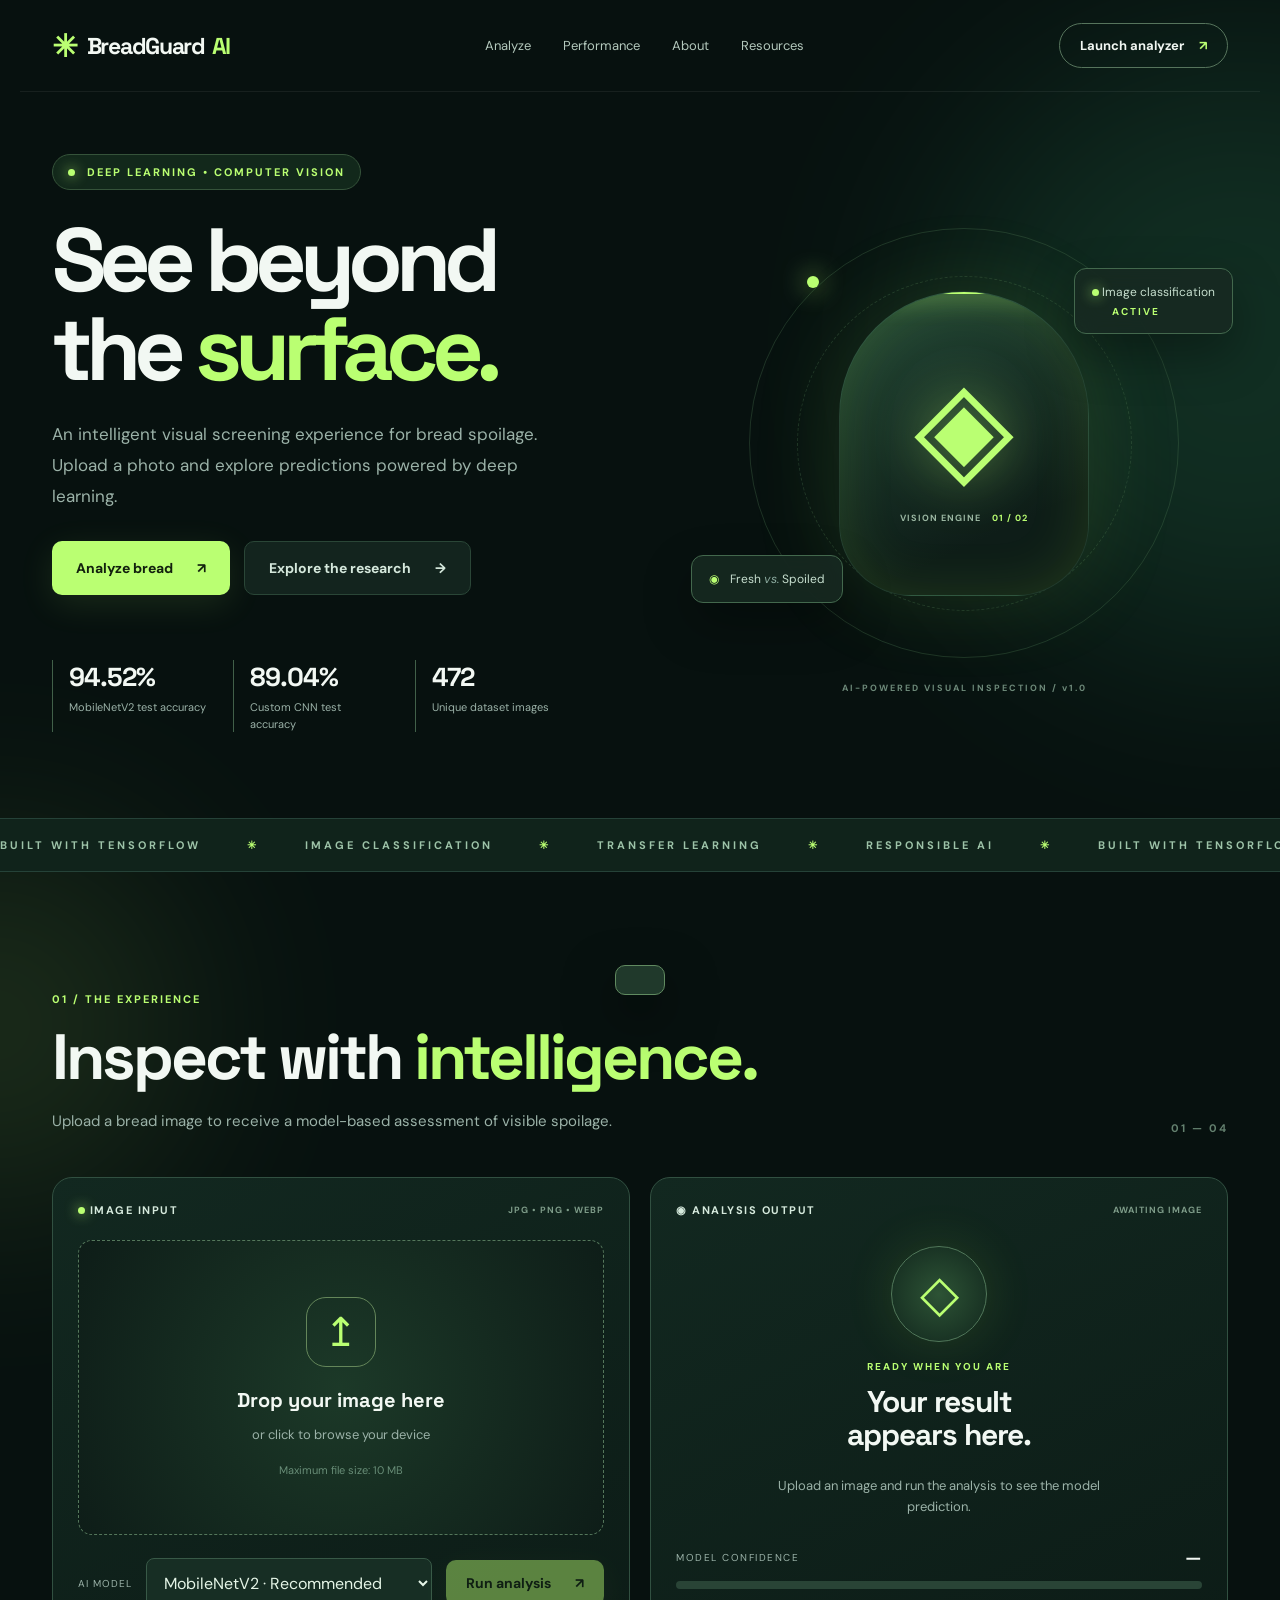
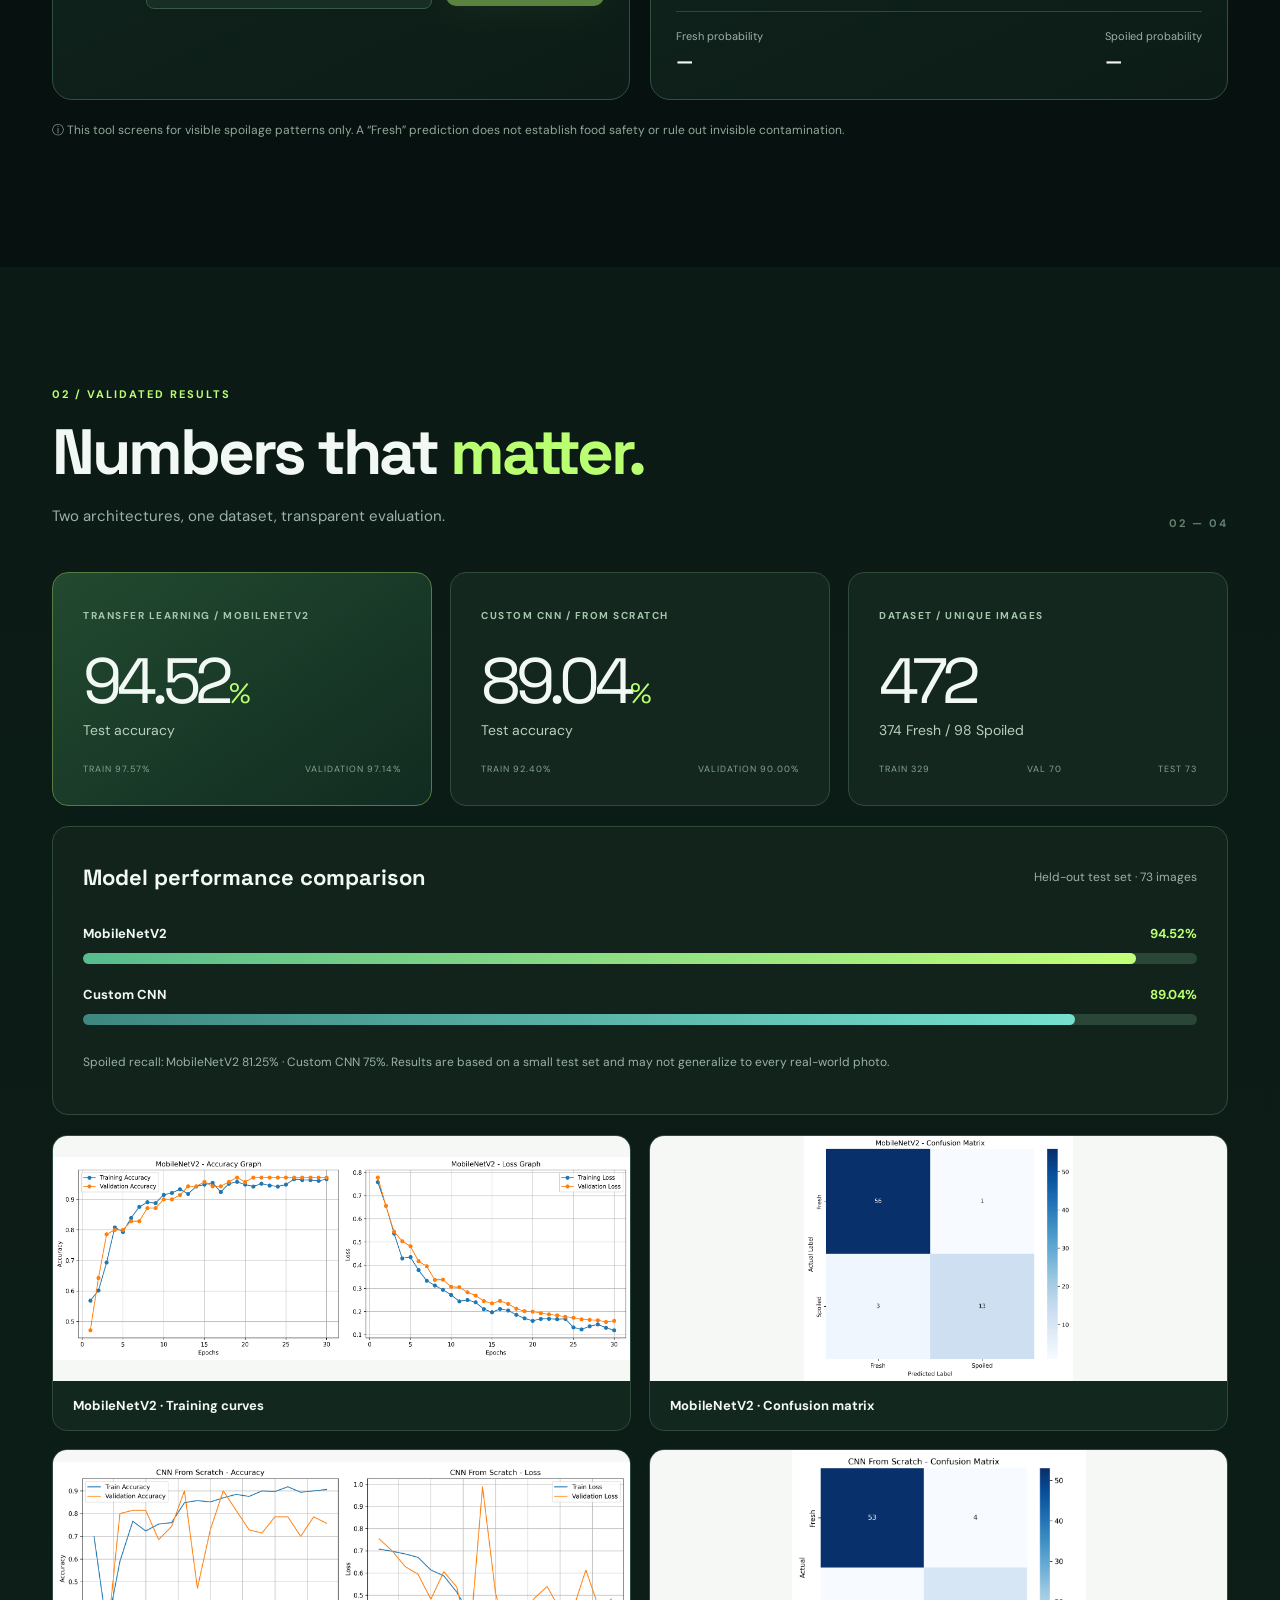
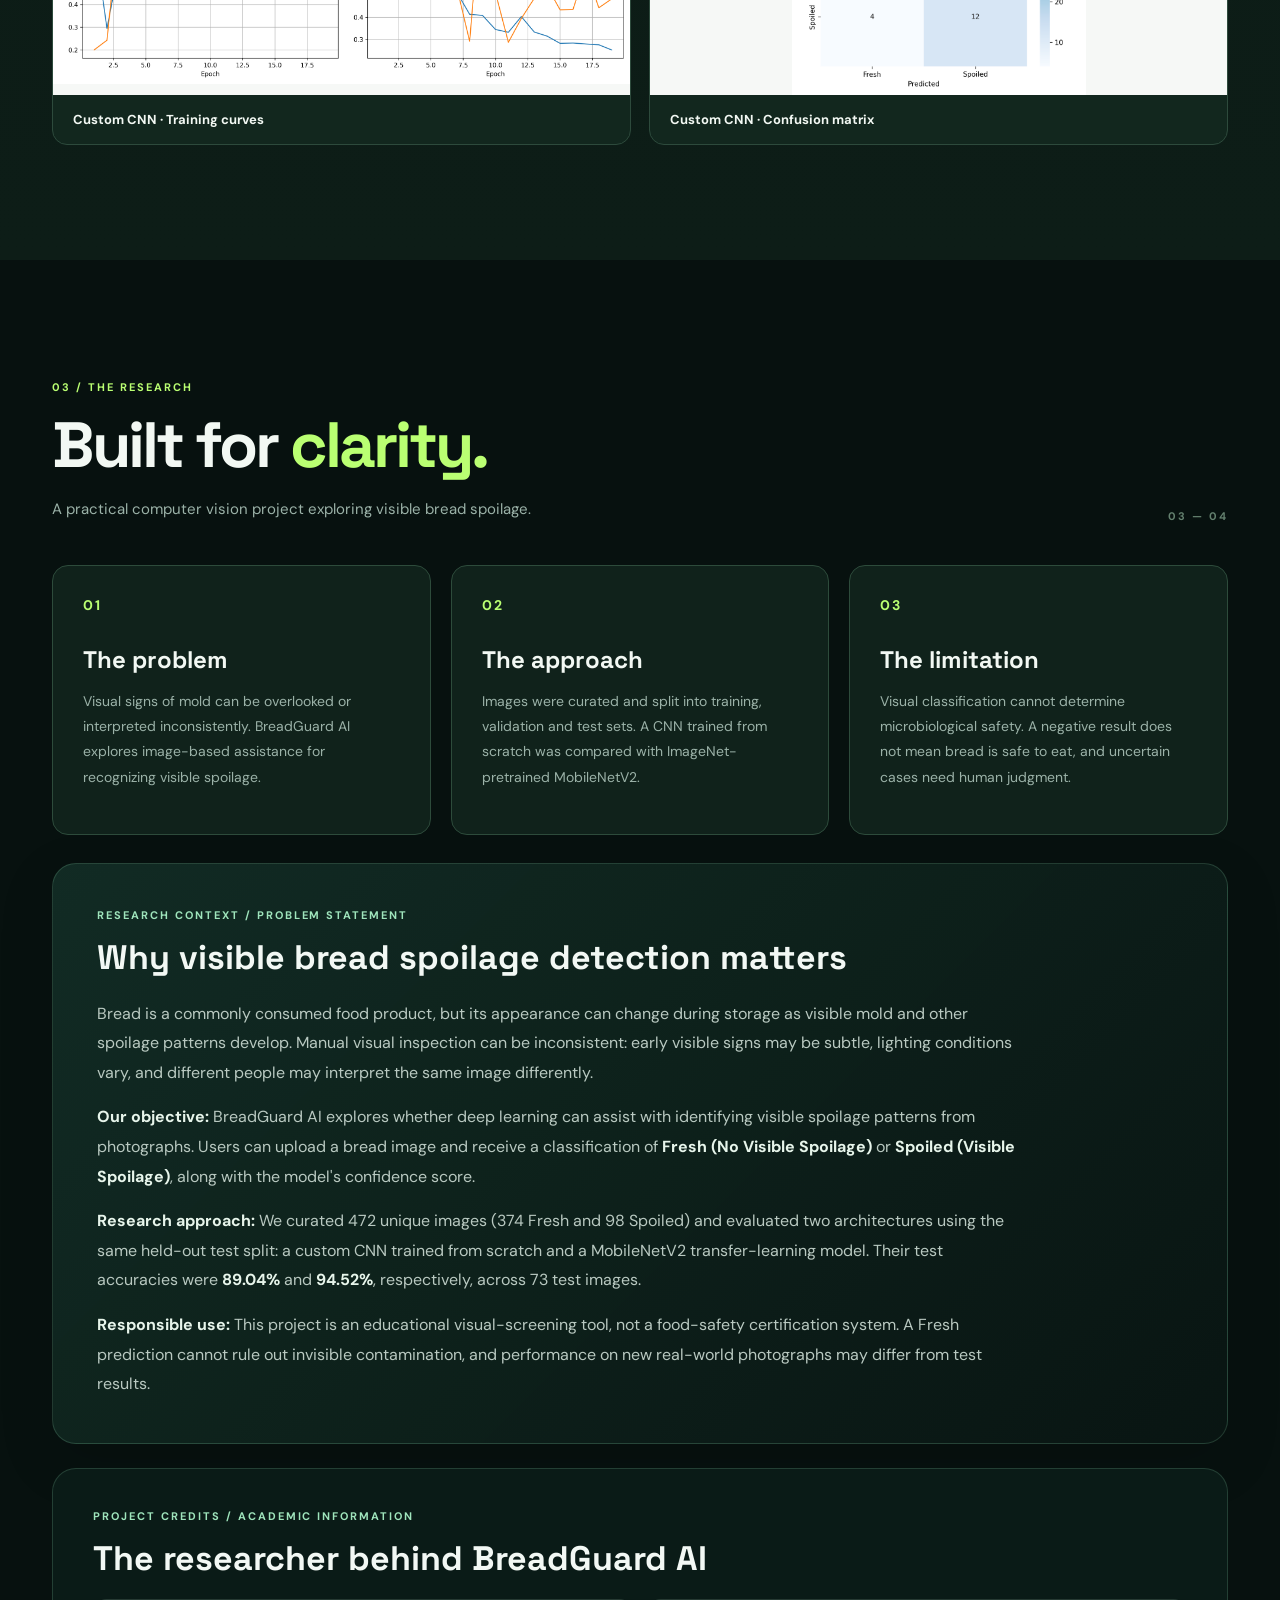
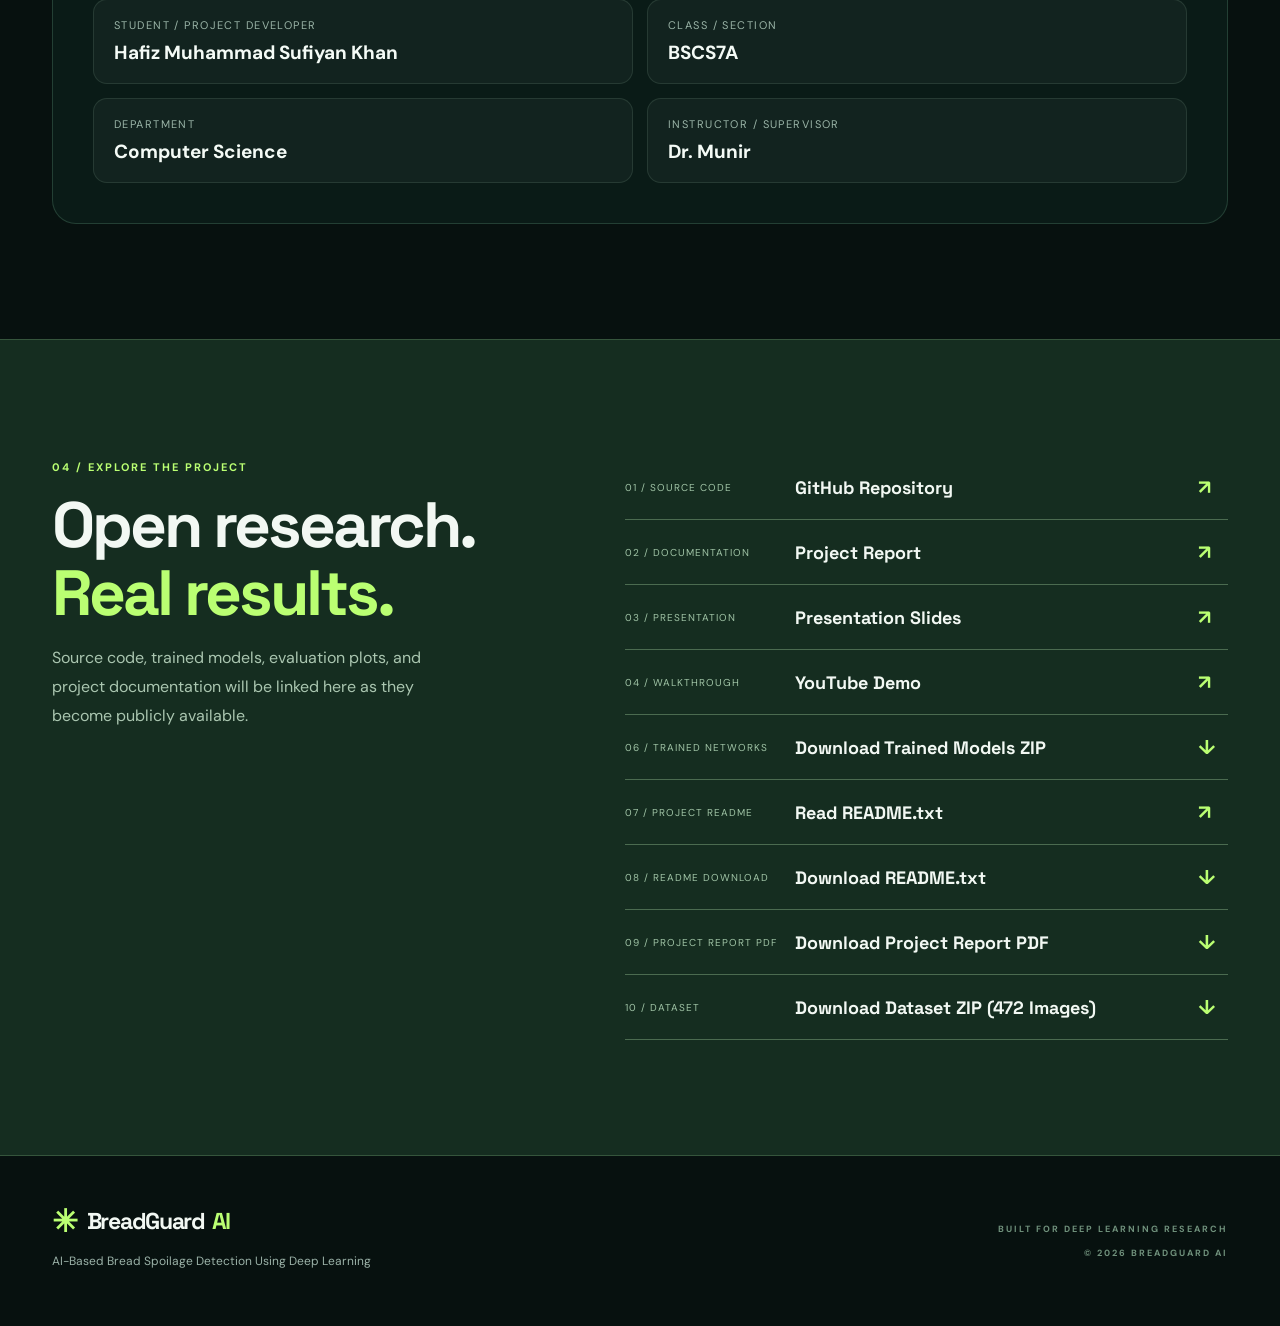
<file: frontend/index.html>
<!doctype html><html lang="en"><head><meta charset="utf-8"><meta name="viewport" content="width=device-width,initial-scale=1"><meta name="theme-color" content="#07110f"><title>BreadGuard AI — Visible Spoilage Detection</title><meta name="description" content="BreadGuard AI: a deep learning project for identifying visible bread spoilage using CNN and MobileNetV2."><link rel="preconnect" href="https://fonts.googleapis.com"><link rel="preconnect" href="https://fonts.gstatic.com" crossorigin><link href="https://fonts.googleapis.com/css2?family=DM+Sans:wght@400;500;600;700&family=Space+Grotesk:wght@400;500;600;700&display=swap" rel="stylesheet"><link rel="stylesheet" href="style.css"><style>
/* Academic content additions: scoped to preserve existing theme */
.research-detail{margin-top:28px;padding:clamp(24px,4vw,44px);border:1px solid rgba(145,218,177,.19);border-radius:24px;background:linear-gradient(135deg,rgba(21,51,42,.78),rgba(9,22,19,.86));box-shadow:0 18px 55px rgba(0,0,0,.13)}
.research-detail .detail-label,.academic-card .detail-label{display:block;font-size:11px;letter-spacing:.18em;text-transform:uppercase;color:#9fe5bc;font-weight:700;margin-bottom:16px}
.research-detail h3,.academic-card h3{font-family:'Space Grotesk',sans-serif;font-size:clamp(23px,3vw,34px);line-height:1.2;margin:0 0 20px;color:#f2f8f4}
.research-detail p{color:#b9c9c1;line-height:1.85;margin:0 0 15px;max-width:920px}
.research-detail p:last-child{margin-bottom:0}
.research-detail strong{color:#e7f5eb}
.academic-card{margin-top:24px;padding:clamp(24px,4vw,40px);border-radius:24px;border:1px solid rgba(145,218,177,.19);background:rgba(12,29,25,.9)}
.academic-grid{display:grid;grid-template-columns:repeat(2,minmax(0,1fr));gap:14px;margin-top:20px}
.academic-item{border:1px solid rgba(180,230,198,.12);border-radius:14px;background:rgba(255,255,255,.035);padding:18px 20px;min-width:0}
.academic-item span{display:block;color:#9ab4a7;font-size:11px;letter-spacing:.13em;text-transform:uppercase;margin-bottom:8px}
.academic-item strong{color:#f4fbf6;font-size:clamp(15px,1.8vw,19px);overflow-wrap:anywhere}
@media(max-width:620px){.academic-grid{grid-template-columns:1fr}.research-detail,.academic-card{border-radius:18px}}
</style></head><body><div class="glow glow-a"></div><div class="glow glow-b"></div><header class="nav wrap"><a class="brand" href="#top"><span class="brand-icon">✳</span> BreadGuard<span>AI</span></a><nav><a href="#analyze">Analyze</a><a href="#performance">Performance</a><a href="#about">About</a><a href="#resources">Resources</a></nav><a class="nav-cta" href="#analyze">Launch analyzer <span>↗</span></a></header><main id="top"><section class="hero wrap"><div class="hero-content"><div class="eyebrow"><span class="pulse"></span> DEEP LEARNING • COMPUTER VISION</div><h1>See beyond<br>the <em>surface.</em></h1><p class="hero-sub">An intelligent visual screening experience for bread spoilage. Upload a photo and explore predictions powered by deep learning.</p><div class="hero-actions"><a class="btn primary" href="#analyze">Analyze bread <span>↗</span></a><a class="btn secondary" href="#performance">Explore the research <span>→</span></a></div><div class="hero-stats"><div><strong>94.52%</strong><span>MobileNetV2 test accuracy</span></div><div><strong>89.04%</strong><span>Custom CNN test accuracy</span></div><div><strong>472</strong><span>Unique dataset images</span></div></div></div><div class="hero-visual"><div class="orbit orbit-1"></div><div class="orbit orbit-2"></div><div class="visual-center"><div class="visual-icon">◈</div><div class="scan-line"></div><div class="visual-label">VISION ENGINE <span>01 / 02</span></div></div><div class="floating-card float-top"><span class="status-dot"></span> Image classification <strong>ACTIVE</strong></div><div class="floating-card float-bottom"><span>◉</span> Fresh <i>vs.</i> Spoiled</div><div class="visual-caption">AI-POWERED VISUAL INSPECTION / v1.0</div></div></section><section class="ticker"><div>BUILT WITH TENSORFLOW <span>✳</span> IMAGE CLASSIFICATION <span>✳</span> TRANSFER LEARNING <span>✳</span> RESPONSIBLE AI <span>✳</span> BUILT WITH TENSORFLOW <span>✳</span> IMAGE CLASSIFICATION <span>✳</span></div></section><section id="analyze" class="section wrap"><div class="section-head"><div><span class="kicker">01 / THE EXPERIENCE</span><h2>Inspect with <em>intelligence.</em></h2><p>Upload a bread image to receive a model-based assessment of visible spoilage.</p></div><div class="section-index">01 — 04</div></div><div class="analyzer"><div class="upload-panel"><div class="panel-top"><span class="panel-label"><span class="status-dot"></span> IMAGE INPUT</span><span class="tiny">JPG • PNG • WEBP</span></div><input id="fileInput" type="file" accept="image/jpeg,image/png,image/webp" hidden><div class="dropzone" id="dropzone" role="button" tabindex="0" aria-label="Upload a bread image"><div id="emptyState"><div class="upload-icon">↥</div><h3>Drop your image here</h3><p>or click to browse your device</p><span class="upload-hint">Maximum file size: 10 MB</span></div><img id="preview" alt="Selected bread image preview" hidden></div><div class="upload-controls"><label for="modelSelect">AI MODEL</label><select id="modelSelect"><option value="mobilenet">MobileNetV2 · Recommended</option><option value="scratch">Custom CNN · From Scratch</option></select><button class="btn primary analyze-btn" id="analyzeBtn" disabled>Run analysis <span>↗</span></button></div></div><div class="result-panel"><div class="panel-top"><span class="panel-label">◉ ANALYSIS OUTPUT</span><span class="tiny" id="resultStatus">AWAITING IMAGE</span></div><div class="result-body" aria-live="polite"><div class="result-orb" id="resultOrb"><span id="resultSymbol">◇</span></div><div class="result-tag" id="resultTag">READY WHEN YOU ARE</div><h3 id="resultTitle">Your result<br>appears here.</h3><p id="resultDescription">Upload an image and run the analysis to see the model prediction.</p><div class="confidence"><div class="confidence-head"><span>MODEL CONFIDENCE</span><strong id="confidenceValue">—</strong></div><div class="meter"><div id="confidenceBar"></div></div></div><div class="probabilities"><div><span>Fresh probability</span><strong id="freshProb">—</strong></div><div><span>Spoiled probability</span><strong id="spoiledProb">—</strong></div></div></div></div></div><p class="disclaimer">ⓘ This tool screens for visible spoilage patterns only. A “Fresh” prediction does not establish food safety or rule out invisible contamination.</p></section><section id="performance" class="section performance-section"><div class="wrap"><div class="section-head"><div><span class="kicker">02 / VALIDATED RESULTS</span><h2>Numbers that <em>matter.</em></h2><p>Two architectures, one dataset, transparent evaluation.</p></div><div class="section-index">02 — 04</div></div><div class="metric-grid"><article class="metric-card feature"><span class="card-overline">TRANSFER LEARNING / MOBILENETV2</span><div class="big-number">94.52<span>%</span></div><p>Test accuracy</p><div class="mini-line"><span>TRAIN 97.57%</span><span>VALIDATION 97.14%</span></div></article><article class="metric-card"><span class="card-overline">CUSTOM CNN / FROM SCRATCH</span><div class="big-number">89.04<span>%</span></div><p>Test accuracy</p><div class="mini-line"><span>TRAIN 92.40%</span><span>VALIDATION 90.00%</span></div></article><article class="metric-card"><span class="card-overline">DATASET / UNIQUE IMAGES</span><div class="big-number">472</div><p>374 Fresh / 98 Spoiled</p><div class="mini-line"><span>TRAIN 329</span><span>VAL 70</span><span>TEST 73</span></div></article></div><div class="comparison"><div class="comparison-title"><h3>Model performance comparison</h3><p>Held-out test set · 73 images</p></div><div class="bar-row"><div><strong>MobileNetV2</strong><span>94.52%</span></div><div class="bar-track"><div style="width:94.52%" class="bar-fill"></div></div></div><div class="bar-row"><div><strong>Custom CNN</strong><span>89.04%</span></div><div class="bar-track"><div style="width:89.04%" class="bar-fill alt"></div></div></div><p class="comparison-note">Spoiled recall: MobileNetV2 81.25% · Custom CNN 75%. Results are based on a small test set and may not generalize to every real-world photo.</p></div><div class="results-gallery"><div class="result-image"><img src="assets/mobilenet_training_graphs.png" alt="MobileNetV2 training and validation graphs" loading="lazy" onerror="this.parentElement.classList.add('missing')"><span>MobileNetV2 · Training curves</span></div><div class="result-image"><img src="assets/mobilenet_confusion_matrix.png" alt="MobileNetV2 confusion matrix" loading="lazy" onerror="this.parentElement.classList.add('missing')"><span>MobileNetV2 · Confusion matrix</span></div><div class="result-image"><img src="assets/cnn_v4_training_graphs.png" alt="Custom CNN training and validation graphs" loading="lazy" onerror="this.parentElement.classList.add('missing')"><span>Custom CNN · Training curves</span></div><div class="result-image"><img src="assets/cnn_v4_confusion_matrix.png" alt="Custom CNN confusion matrix" loading="lazy" onerror="this.parentElement.classList.add('missing')"><span>Custom CNN · Confusion matrix</span></div></div></div></section><section id="about" class="section wrap"><div class="section-head"><div><span class="kicker">03 / THE RESEARCH</span><h2>Built for <em>clarity.</em></h2><p>A practical computer vision project exploring visible bread spoilage.</p></div><div class="section-index">03 — 04</div></div><div class="about-grid"><article class="about-card"><div class="about-icon">01</div><h3>The problem</h3><p>Visual signs of mold can be overlooked or interpreted inconsistently. BreadGuard AI explores image-based assistance for recognizing visible spoilage.</p></article><article class="about-card"><div class="about-icon">02</div><h3>The approach</h3><p>Images were curated and split into training, validation and test sets. A CNN trained from scratch was compared with ImageNet-pretrained MobileNetV2.</p></article><article class="about-card"><div class="about-icon">03</div><h3>The limitation</h3><p>Visual classification cannot determine microbiological safety. A negative result does not mean bread is safe to eat, and uncertain cases need human judgment.</p></article></div><article class="research-detail" aria-labelledby="problem-statement-title"><span class="detail-label">RESEARCH CONTEXT / PROBLEM STATEMENT</span><h3 id="problem-statement-title">Why visible bread spoilage detection matters</h3><p>Bread is a commonly consumed food product, but its appearance can change during storage as visible mold and other spoilage patterns develop. Manual visual inspection can be inconsistent: early visible signs may be subtle, lighting conditions vary, and different people may interpret the same image differently.</p><p><strong>Our objective:</strong> BreadGuard AI explores whether deep learning can assist with identifying visible spoilage patterns from photographs. Users can upload a bread image and receive a classification of <strong>Fresh (No Visible Spoilage)</strong> or <strong>Spoiled (Visible Spoilage)</strong>, along with the model's confidence score.</p><p><strong>Research approach:</strong> We curated 472 unique images (374 Fresh and 98 Spoiled) and evaluated two architectures using the same held-out test split: a custom CNN trained from scratch and a MobileNetV2 transfer-learning model. Their test accuracies were <strong>89.04%</strong> and <strong>94.52%</strong>, respectively, across 73 test images.</p><p><strong>Responsible use:</strong> This project is an educational visual-screening tool, not a food-safety certification system. A Fresh prediction cannot rule out invisible contamination, and performance on new real-world photographs may differ from test results.</p></article><article class="academic-card" aria-labelledby="academic-heading"><span class="detail-label">PROJECT CREDITS / ACADEMIC INFORMATION</span><h3 id="academic-heading">The researcher behind BreadGuard AI</h3><div class="academic-grid"><div class="academic-item"><span>Student / Project Developer</span><strong>Hafiz Muhammad Sufiyan Khan</strong></div><div class="academic-item"><span>Class / Section</span><strong>BSCS7A</strong></div><div class="academic-item"><span>Department</span><strong>Computer Science</strong></div><div class="academic-item"><span>Instructor / Supervisor</span><strong>Dr. Munir</strong></div></div></article></section><section id="resources" class="section resources-section"><div class="wrap resources-content"><div><span class="kicker">04 / EXPLORE THE PROJECT</span><h2>Open research.<br><em>Real results.</em></h2><p>Source code, trained models, evaluation plots, and project documentation will be linked here as they become publicly available.</p></div><div class="resource-list"><a href="https://github.com/Suf-tech/BreadGuard-AI" target="_blank" rel="noopener noreferrer"><span>01 / SOURCE CODE</span><strong>GitHub Repository</strong><b>↗</b></a><a href="BreadGuard_AI_Project_Report_Updated.html" target="_blank" rel="noopener noreferrer"><span>02 / DOCUMENTATION</span><strong>Project Report</strong><b>↗</b></a><a href="BreadGuard_AI_Presentation.pptx" target="_blank" rel="noopener noreferrer"><span>03 / PRESENTATION</span><strong>Presentation Slides</strong><b>↗</b></a><a href="https://youtu.be/9J1GMKLOVtw" target="_blank" rel="noopener noreferrer"><span>04 / WALKTHROUGH</span><strong>YouTube Demo</strong><b>↗</b></a><a href="https://github.com/Suf-tech/BreadGuard-AI/releases/download/v1.0.0/breadguard_trained_models.zip"><span>06 / TRAINED NETWORKS</span><strong>Download Trained Models ZIP</strong><b>↓</b></a><a href="README.txt" target="_blank"><span>07 / PROJECT README</span><strong>Read README.txt</strong><b>↗</b></a><a href="README.txt" download="BreadGuard_README.txt"><span>08 / README DOWNLOAD</span><strong>Download README.txt</strong><b>↓</b></a><a href="BreadGuard_AI_Project_Report_Updated.pdf" download><span>09 / PROJECT REPORT PDF</span><strong>Download Project Report PDF</strong><b>↓</b></a><a href="https://github.com/Suf-tech/BreadGuard-AI/releases/download/v1.0.0/breadguard_dataset_full.zip" target="_blank" rel="noopener noreferrer"><span>10 / DATASET</span><strong>Download Dataset ZIP (472 Images)</strong><b>↓</b></a></div></div></section></main><footer class="footer wrap"><div><a class="brand" href="#top"><span class="brand-icon">✳</span> BreadGuard<span>AI</span></a><p>AI-Based Bread Spoilage Detection Using Deep Learning</p></div><div class="footer-right"><span>BUILT FOR DEEP LEARNING RESEARCH</span><span>© <span id="year"></span> BREADGUARD AI</span></div></footer><div class="toast" id="toast" role="status" aria-live="polite"></div><script src="script.js"></script></body></html>
</file>
<file: frontend/style.css>
:root{--bg:#07110f;--bg2:#0b1815;--panel:#10221d;--line:#254037;--text:#f2f8f3;--muted:#9bb2a8;--accent:#baff72;--mint:#61e2bd;--red:#ff8c83}*{box-sizing:border-box}html{scroll-behavior:smooth}body{margin:0;background:var(--bg);color:var(--text);font-family:'DM Sans',sans-serif;overflow-x:hidden}h1,h2,h3,.brand,.big-number{font-family:'Space Grotesk',sans-serif}a{color:inherit;text-decoration:none}button,select{font:inherit}.wrap{max-width:1240px;margin:auto;padding-left:32px;padding-right:32px}.glow{position:absolute;pointer-events:none;filter:blur(110px);opacity:.13;border-radius:50%;z-index:-1}.glow-a{width:600px;height:600px;background:#55f0a2;top:50px;right:-260px}.glow-b{width:350px;height:350px;background:#baff72;top:850px;left:-180px}.nav{height:92px;display:flex;align-items:center;justify-content:space-between;border-bottom:1px solid #ffffff10}.brand{font-weight:700;font-size:23px;letter-spacing:-1.3px;display:flex;align-items:center;gap:7px}.brand span:last-child{color:var(--accent)}.brand-icon{color:var(--accent);font-size:31px;margin-right:3px}.nav nav{display:flex;gap:32px}.nav nav a{font-size:13px;color:#b4c9bd;transition:color .2s}.nav nav a:hover{color:var(--accent)}.nav-cta{border:1px solid #56745c;border-radius:99px;padding:13px 20px;font-size:13px;font-weight:700}.nav-cta span{margin-left:12px;color:var(--accent)}.hero{min-height:690px;display:grid;grid-template-columns:1.08fr .92fr;align-items:center;gap:30px;padding-top:62px;padding-bottom:86px}.eyebrow,.kicker,.card-overline,.panel-label,.tiny,.section-index,.visual-caption,.visual-label,.footer-right{font-size:11px;font-weight:700;letter-spacing:2px}.eyebrow{color:var(--accent);display:inline-flex;align-items:center;gap:12px;border:1px solid #35533a;border-radius:99px;padding:10px 15px;background:#12281b}.pulse,.status-dot{width:7px;height:7px;background:var(--accent);border-radius:50%;display:inline-block;box-shadow:0 0 13px var(--accent);animation:pulse 2s infinite}h1{font-size:clamp(66px,7vw,108px);line-height:.99;letter-spacing:-7px;margin:26px 0}h1 em,h2 em{color:var(--accent);font-style:normal}.hero-sub{font-size:17px;line-height:1.8;color:var(--muted);max-width:515px}.hero-actions{display:flex;gap:14px;flex-wrap:wrap;margin-top:30px}.btn{display:inline-flex;justify-content:center;align-items:center;gap:24px;border:0;border-radius:10px;padding:17px 24px;font-size:14px;font-weight:700;cursor:pointer;transition:transform .2s,box-shadow .2s}.btn:hover{transform:translateY(-3px)}.primary{background:var(--accent);color:#12200d;box-shadow:0 9px 35px #baff721b}.secondary{background:#13241e;color:#d5e8dc;border:1px solid #2a4637}.hero-stats{display:flex;gap:27px;margin-top:65px;flex-wrap:wrap}.hero-stats>div{border-left:1px solid #416049;padding-left:16px;max-width:155px}.hero-stats strong{display:block;font-family:'Space Grotesk';font-size:26px;letter-spacing:-1px}.hero-stats span{display:block;color:var(--muted);font-size:11px;margin-top:5px;line-height:1.5}.hero-visual{height:510px;position:relative;display:flex;align-items:center;justify-content:center}.orbit{position:absolute;border:1px solid #4d775355;border-radius:50%;animation:rotate 26s linear infinite}.orbit-1{width:430px;height:430px}.orbit-2{width:335px;height:335px;border-style:dashed;animation-direction:reverse}.orbit-1:before{content:'';position:absolute;width:12px;height:12px;background:var(--accent);border-radius:50%;top:47px;left:57px;box-shadow:0 0 26px var(--accent)}.visual-center{width:250px;height:305px;background:linear-gradient(155deg,#254a38,#0e1d18 75%);border:1px solid #5c926744;border-radius:130px 130px 75px 75px;display:flex;flex-direction:column;align-items:center;justify-content:center;box-shadow:0 0 90px #9dfb5520,inset 0 0 55px #a7fa3720;position:relative;overflow:hidden;animation:float 6s ease-in-out infinite}.visual-icon{font-size:130px;color:var(--accent);text-shadow:0 0 55px #baff7277;line-height:1}.scan-line{position:absolute;height:2px;background:var(--accent);box-shadow:0 0 25px 5px #baff7266;left:0;right:0;top:0;animation:scan 4s ease-in-out infinite}.visual-label{font-size:9px;letter-spacing:1px;margin-top:20px;color:#9bb7a2}.visual-label span{color:var(--accent);margin-left:8px}.floating-card{position:absolute;background:#172a22df;border:1px solid #43684d;border-radius:12px;backdrop-filter:blur(12px);padding:15px 17px;font-size:12px;color:#c7dfcf;box-shadow:0 20px 50px #0005;animation:float 5s ease-in-out infinite}.float-top{top:80px;right:-5px}.float-top strong{display:block;margin-left:20px;margin-top:5px;color:var(--accent);font-size:10px;letter-spacing:2px}.float-bottom{bottom:95px;left:-10px;animation-delay:-2s}.float-bottom span{color:var(--accent);margin-right:8px}.float-bottom i{color:#8daca0}.visual-caption{position:absolute;bottom:4px;color:#6d8979;font-size:9px}.ticker{overflow:hidden;border-top:1px solid #254238;border-bottom:1px solid #254238;background:#10231b;padding:19px 0;white-space:nowrap;color:#9dc3a8;font-size:11px;letter-spacing:3px;font-weight:700}.ticker div{width:max-content;animation:marquee 35s linear infinite}.ticker span{color:var(--accent);margin:0 40px}.section{padding-top:115px;padding-bottom:115px}.section-head{display:flex;justify-content:space-between;align-items:flex-end;margin-bottom:42px;gap:20px}.kicker{color:var(--accent)}h2{font-size:clamp(40px,5vw,66px);letter-spacing:-3px;line-height:1.06;margin:16px 0} .section-head p{color:var(--muted);font-size:15px;line-height:1.8;margin:0}.section-index{color:#64816f}.analyzer{display:grid;grid-template-columns:1fr 1fr;gap:20px}.upload-panel,.result-panel{background:linear-gradient(155deg,#122820,#0c1b16);border:1px solid #315041;border-radius:20px;padding:25px;min-height:490px}.panel-top{display:flex;align-items:center;justify-content:space-between;margin-bottom:23px}.panel-label{color:#d6eadd;letter-spacing:1.5px}.tiny{font-size:9px;color:#7e9c89;letter-spacing:1px}.dropzone{height:295px;border:1.5px dashed #54775b;border-radius:14px;background:radial-gradient(circle at center,#1c3928,#0e1d18);display:flex;align-items:center;justify-content:center;text-align:center;cursor:pointer;transition:border .2s,background .2s;overflow:hidden}.dropzone:hover,.dropzone.dragover{border-color:var(--accent);background:#1c3c2a}.upload-icon{width:70px;height:70px;border:1px solid #64865a;border-radius:20px;display:grid;place-items:center;margin:auto;font-size:40px;color:var(--accent)}.dropzone h3{font-size:20px;margin:20px 0 4px}.dropzone p{color:var(--muted);font-size:13px}.upload-hint{font-size:11px;color:#688d77;display:block;margin-top:20px}.dropzone img{width:100%;height:100%;object-fit:contain}.upload-controls{display:flex;align-items:center;gap:14px;margin-top:23px;flex-wrap:wrap}.upload-controls label{font-size:10px;color:var(--muted);letter-spacing:1px}.upload-controls select{flex:1;min-width:190px;background:#172e24;border:1px solid #385947;color:#e5f5e7;padding:13px;border-radius:8px;outline:0}.analyze-btn{padding:14px 20px}.analyze-btn:disabled{opacity:.45;cursor:not-allowed;transform:none}.result-body{text-align:center;display:flex;flex-direction:column;align-items:center}.result-orb{width:96px;height:96px;border:1px solid #52795a;border-radius:50%;display:grid;place-items:center;font-size:51px;color:var(--accent);background:radial-gradient(circle,#2d5335,#11261d);box-shadow:0 0 50px #aaff4620;margin:6px auto 18px;transition:all .3s}.result-orb.spoiled{color:var(--red);border-color:#a65e59;background:radial-gradient(circle,#542f2d,#261817);box-shadow:0 0 40px #ff8c8325}.result-tag{font-size:10px;letter-spacing:2px;color:var(--accent);font-weight:700}.result-tag.spoiled{color:var(--red)}.result-body h3{font-size:30px;letter-spacing:-1px;line-height:1.1;margin:12px 0}.result-body>p{color:var(--muted);font-size:13px;line-height:1.6;max-width:340px;min-height:40px}.confidence{width:100%;margin-top:15px}.confidence-head,.probabilities{display:flex;justify-content:space-between;align-items:center}.confidence-head span{font-size:10px;letter-spacing:1.5px;color:var(--muted)}.confidence-head strong{font-size:18px}.meter{height:8px;background:#294436;border-radius:20px;overflow:hidden;margin-top:11px}.meter>div{width:0;height:100%;background:linear-gradient(90deg,#55c993,var(--accent));border-radius:20px;transition:width .7s}.probabilities{width:100%;border-top:1px solid #2b4738;margin-top:22px;padding-top:17px}.probabilities div{text-align:left}.probabilities span{display:block;color:var(--muted);font-size:11px}.probabilities strong{display:block;margin-top:6px;font-size:19px}.disclaimer{font-size:12px;line-height:1.7;color:#91a99b;margin-top:20px}.performance-section{background:linear-gradient(180deg,#0b1a15,#0d1d17)}.metric-grid{display:grid;grid-template-columns:repeat(3,1fr);gap:18px}.metric-card{background:#14271f;border:1px solid #2e4b3c;border-radius:16px;padding:30px;min-height:230px}.metric-card.feature{background:linear-gradient(145deg,#224a30,#112b20);border-color:#547c43}.card-overline{color:#a6c6ae;font-size:10px;letter-spacing:1.5px}.big-number{font-size:clamp(48px,5vw,73px);letter-spacing:-5px;margin-top:25px;line-height:1}.big-number span{font-size:28px;color:var(--accent);letter-spacing:0}.metric-card p{font-size:14px;color:#b8d0bd;margin:8px 0 24px}.mini-line{display:flex;justify-content:space-between;gap:10px;color:#83a68f;font-size:9px;letter-spacing:1px}.comparison{border:1px solid #2e4b3c;border-radius:16px;padding:30px;margin-top:20px;background:#11231b}.comparison-title{display:flex;justify-content:space-between;gap:20px;align-items:center;margin-bottom:28px}.comparison-title h3{font-size:22px;margin:0}.comparison-title p{font-size:12px;color:var(--muted)}.bar-row{margin:22px 0}.bar-row>div:first-child{display:flex;justify-content:space-between;font-size:13px;margin-bottom:11px}.bar-row span{color:var(--accent);font-weight:700}.bar-track{height:11px;background:#294637;border-radius:20px;overflow:hidden}.bar-fill{height:100%;border-radius:20px;background:linear-gradient(90deg,#56bc8e,#c3ff78);animation:grow 1.5s ease-out both}.bar-fill.alt{background:linear-gradient(90deg,#3e877e,#75e1ce)}.comparison-note{font-size:12px;color:var(--muted);line-height:1.7;margin-top:27px}.results-gallery{display:grid;grid-template-columns:repeat(2,1fr);gap:18px;margin-top:20px}.result-image{background:#12271e;border:1px solid #2d4a3c;border-radius:15px;overflow:hidden;min-height:200px}.result-image img{display:block;width:100%;height:245px;object-fit:contain;background:#f6f8f6}.result-image.missing img{display:none}.result-image.missing:before{content:'Add the corresponding graph image to frontend/assets/';display:grid;place-items:center;height:245px;text-align:center;padding:20px;color:#94b5a0;font-size:13px}.result-image span{display:block;padding:16px 20px;font-size:13px;font-weight:700}.about-grid{display:grid;grid-template-columns:repeat(3,1fr);gap:20px}.about-card{padding:30px;background:#10221b;border:1px solid #2d4b3b;border-radius:16px;min-height:265px;transition:transform .3s,border-color .3s}.about-card:hover{transform:translateY(-6px);border-color:#6f9a62}.about-icon{color:var(--accent);font-size:14px;font-weight:700;letter-spacing:2px}.about-card h3{font-size:24px;margin:30px 0 13px}.about-card p{color:var(--muted);font-size:14px;line-height:1.8}.resources-section{background:#152d20;border-top:1px solid #35553c;border-bottom:1px solid #35553c}.resources-content{display:grid;grid-template-columns:.9fr 1.1fr;gap:80px}.resources-content>div>p{color:#aac6b0;max-width:380px;line-height:1.8}.resource-list a{display:grid;grid-template-columns:155px 1fr 30px;align-items:center;border-bottom:1px solid #4b6b50;padding:19px 0;gap:15px;transition:padding .2s}.resource-list a:hover{padding-left:10px}.resource-list a span{font-size:10px;color:#a0c4a6;letter-spacing:1px}.resource-list a strong{font-family:'Space Grotesk';font-size:18px}.resource-list a b{color:var(--accent);font-size:20px}.footer{display:flex;justify-content:space-between;align-items:center;gap:30px;padding-top:45px;padding-bottom:45px}.footer p{font-size:12px;color:var(--muted)}.footer-right{display:flex;flex-direction:column;gap:12px;text-align:right;color:#70917c;font-size:9px}.toast{position:fixed;bottom:25px;left:50%;transform:translate(-50%,120px);background:#20392b;color:#e4f5e8;border:1px solid #608a60;padding:14px 24px;border-radius:10px;z-index:50;font-size:13px;transition:transform .3s;box-shadow:0 20px 50px #0008}.toast.show{transform:translate(-50%,0)}@keyframes pulse{50%{opacity:.4;box-shadow:0 0 2px var(--accent)}}@keyframes float{50%{transform:translateY(-12px)}}@keyframes rotate{to{transform:rotate(360deg)}}@keyframes scan{0%,100%{top:10%}50%{top:90%}}@keyframes marquee{to{transform:translateX(-50%)}}@keyframes grow{from{width:0}}@media(max-width:1050px){.nav nav{gap:17px}.hero{grid-template-columns:1fr}.hero-visual{height:430px}.orbit-1{width:350px;height:350px}.orbit-2{width:280px;height:280px}.hero-content{max-width:740px}.resources-content{gap:30px}}@media(max-width:700px){.wrap{padding-left:20px;padding-right:20px}.nav{height:75px}.nav nav{display:none}.nav-cta{font-size:11px;padding:11px}.hero{padding-top:50px;padding-bottom:50px;min-height:auto}h1{font-size:64px;letter-spacing:-4px}.hero-stats{margin-top:35px;gap:16px}.hero-stats strong{font-size:22px}.hero-visual{height:370px}.orbit-1{width:310px;height:310px}.orbit-2{width:250px;height:250px}.visual-center{width:200px;height:255px}.visual-icon{font-size:100px}.float-top{right:-7px;top:35px}.float-bottom{left:-7px;bottom:45px}.section{padding-top:75px;padding-bottom:75px}.section-index{display:none}.analyzer,.metric-grid,.about-grid,.resources-content,.results-gallery{grid-template-columns:1fr}.upload-panel,.result-panel{padding:18px}.comparison-title{display:block}.metric-card{min-height:auto}.resource-list a{grid-template-columns:90px 1fr 22px}.resource-list a strong{font-size:15px}.resource-list a span{font-size:8px}.footer{align-items:flex-start;flex-direction:column}.footer-right{text-align:left}.results-gallery .result-image img{height:200px}}@media(prefers-reduced-motion:reduce){*,*:before,*:after{animation-duration:.01ms!important;transition-duration:.01ms!important;scroll-behavior:auto!important}}
</file>
